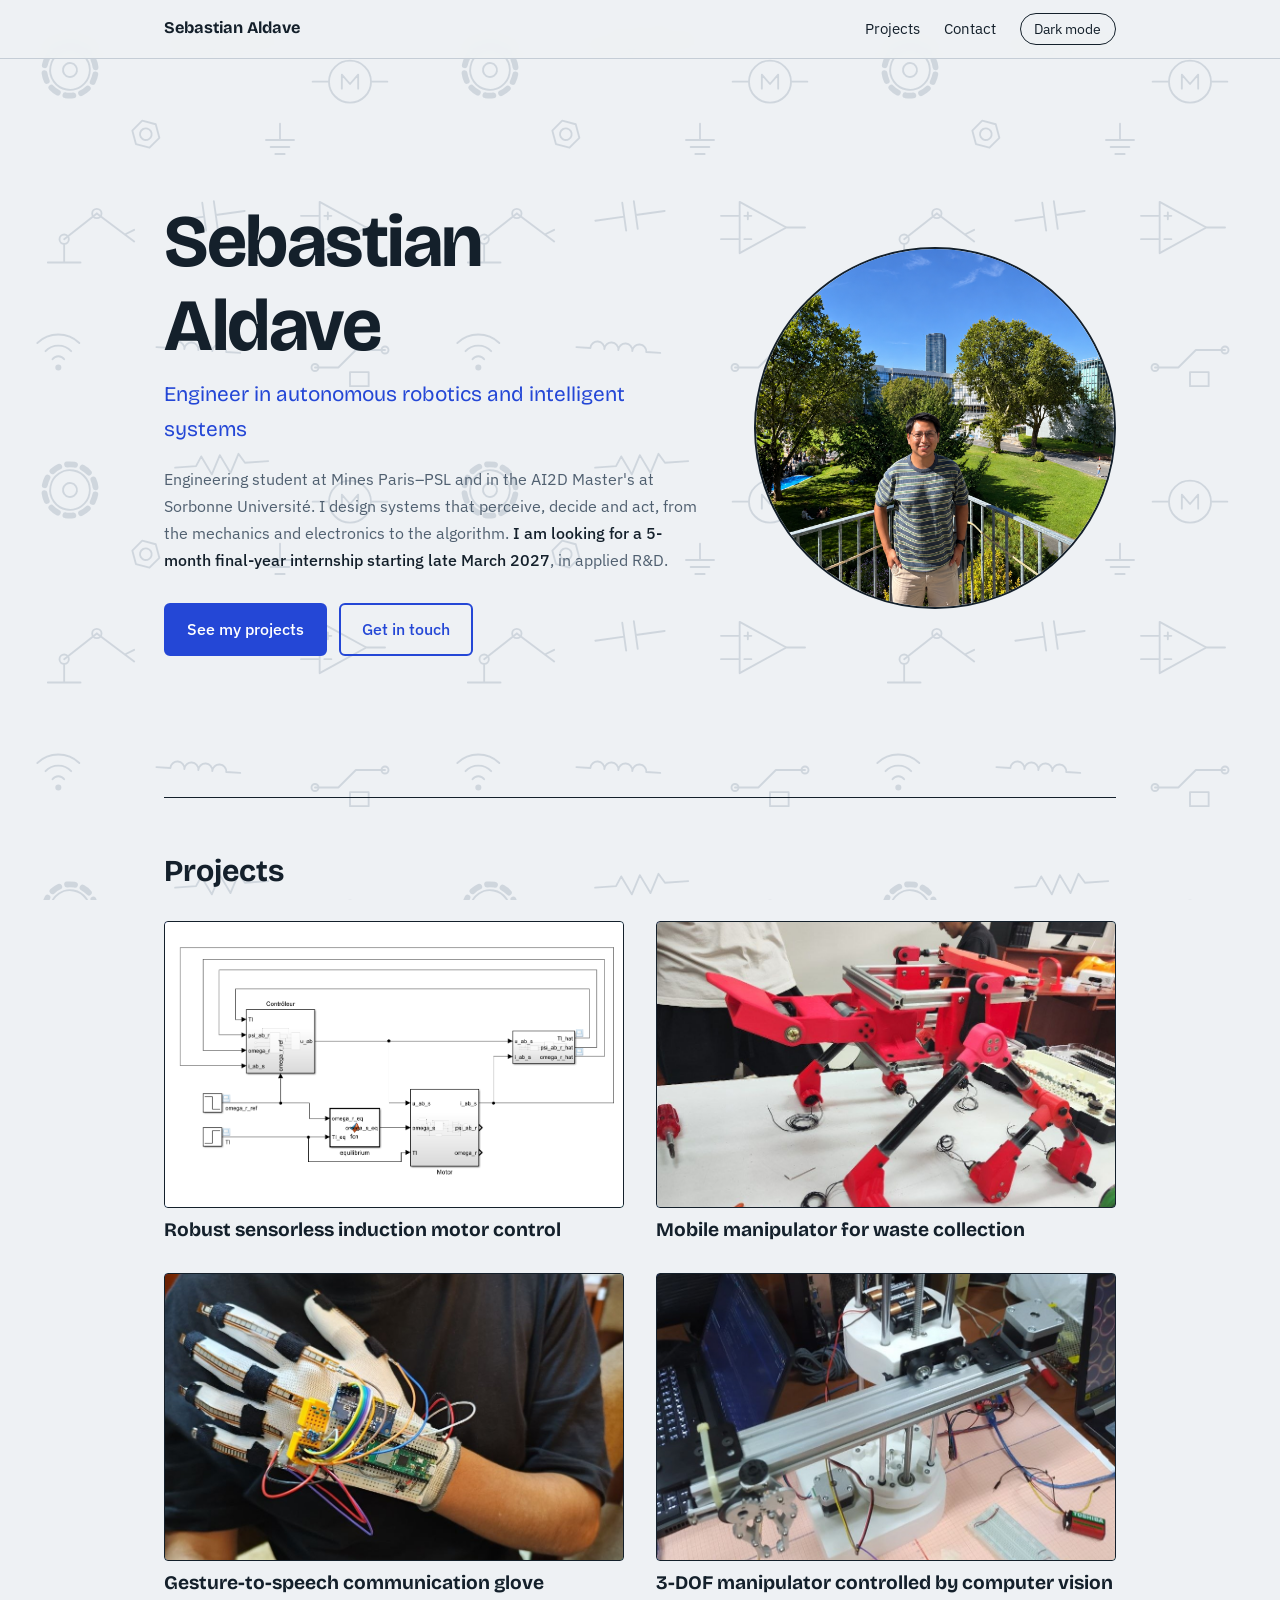
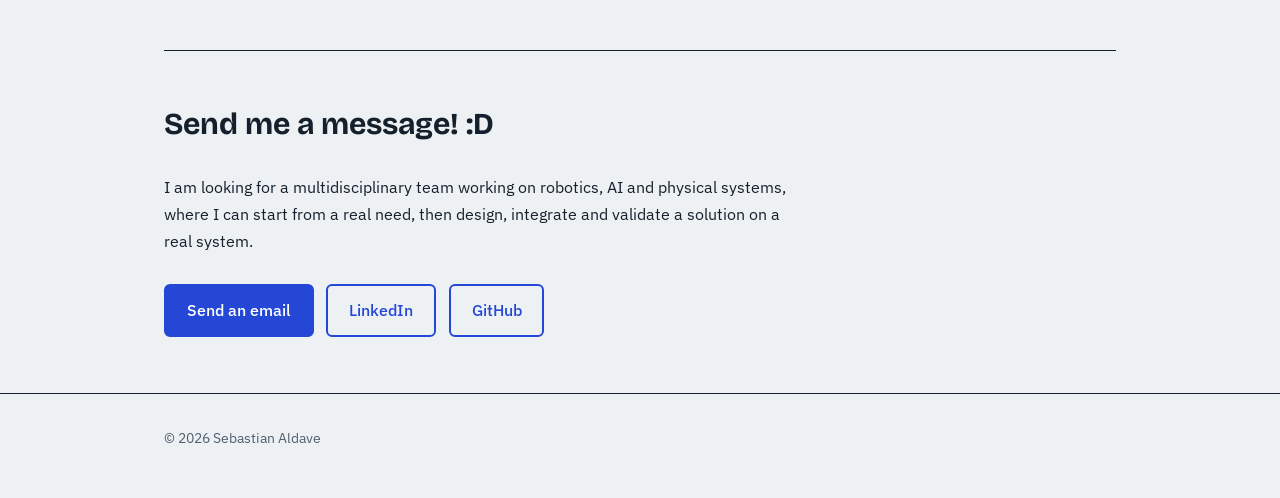
<file: index.html>
<!DOCTYPE html>
<html lang="en">
<head>
<meta charset="UTF-8">
<meta name="viewport" content="width=device-width, initial-scale=1">
<title>Sebastian Aldave | Autonomous Robotics &amp; Intelligent Systems</title>
<meta name="description" content="Engineering student at Mines Paris–PSL and Sorbonne Université (AI2D). Autonomous robotics, perception, decision-making, multi-agent systems. Looking for a 5-month final-year internship starting late March 2027.">
<link rel="preconnect" href="https://fonts.googleapis.com">
<link rel="preconnect" href="https://fonts.gstatic.com" crossorigin>
<link href="https://fonts.googleapis.com/css2?family=Bricolage+Grotesque:wght@500;700&family=IBM+Plex+Sans:wght@400;500&display=swap" rel="stylesheet">
<script>try{var t=localStorage.getItem("theme");if(t)document.documentElement.setAttribute("data-theme",t)}catch(e){}</script>
<style>
:root{
  --paper:#eef1f4; --ink:#14202b; --muted:#506070; --line:#c5cdd6;
  --blue:#2447d6; --blue-hover:#1a37a8; --teal:#0e8a7d; --teal-rgb:14,138,125;
  --surface:#ffffff; --btn-text:#ffffff; --nav-bg:rgba(238,241,244,.92);
  --display:'Bricolage Grotesque','Segoe UI',system-ui,sans-serif;
  --body:'IBM Plex Sans','Segoe UI',system-ui,sans-serif;
  color-scheme:light;
}
@media (prefers-color-scheme:dark){
:root:not([data-theme="light"]){
  --paper:#0f1720; --ink:#e6ebf0; --muted:#97a6b6; --line:#243140;
  --blue:#7b9bff; --blue-hover:#a1b6ff; --teal:#3ec9b8; --teal-rgb:62,201,184;
  --surface:#16212c; --btn-text:#0f1720; --nav-bg:rgba(15,23,32,.92);
  color-scheme:dark;
}
}
:root[data-theme="dark"]{
  --paper:#0f1720; --ink:#e6ebf0; --muted:#97a6b6; --line:#243140;
  --blue:#7b9bff; --blue-hover:#a1b6ff; --teal:#3ec9b8; --teal-rgb:62,201,184;
  --surface:#16212c; --btn-text:#0f1720; --nav-bg:rgba(15,23,32,.92);
  color-scheme:dark;
}
*{box-sizing:border-box;margin:0;padding:0}
html{scroll-behavior:smooth}
body{font-family:var(--body);background:var(--paper);color:var(--ink);line-height:1.65;font-size:1.02rem;}
body::before{content:"";position:fixed;inset:0;z-index:-1;pointer-events:none;background:var(--line);opacity:.75;
  -webkit-mask:url("data:image/svg+xml,%3Csvg xmlns=%22http://www.w3.org/2000/svg%22 viewBox=%220 0 360 360%22 fill=%22none%22 stroke=%22black%22 stroke-width=%221.6%22 stroke-linecap=%22round%22 stroke-linejoin=%22round%22%3E%3Cg transform=%22translate%2860 60%29 rotate%2810%29%22%3E%3Ccircle r=%2217%22/%3E%3Ccircle r=%226%22/%3E%3Ccircle r=%2222%22 stroke-width=%225%22 stroke-dasharray=%226.9 6.9%22/%3E%3C/g%3E%3Cg transform=%22translate%28190 38%29 rotate%28-4%29%22%3E%3Cpath d=%22M-40 0H-22L-17 -8L-9 8L-1 -8L7 8L15 -8L20 0H40%22/%3E%3C/g%3E%3Cg transform=%22translate%28300 70%29%22%3E%3Ccircle r=%2218%22/%3E%3Cpath d=%22M-7 6V-6L0 2L7 -6V6M18 0H32M-18 0H-32%22/%3E%3C/g%3E%3Cg transform=%22translate%28125 115%29 rotate%2815%29%22%3E%3Cpath d=%22M12 0L6 10.4L-6 10.4L-12 0L-6 -10.4L6 -10.4Z%22/%3E%3Ccircle r=%225%22/%3E%3C/g%3E%3Cg transform=%22translate%28240 120%29%22%3E%3Cpath d=%22M0 -14V0M-12 0H12M-8 6H8M-4 12H4%22/%3E%3C/g%3E%3Cg transform=%22translate%2855 205%29%22%3E%3Cpath d=%22M-14 20H14M0 20V4%22/%3E%3Ccircle r=%224%22 cy=%220%22/%3E%3Cpath d=%22M0 0L28 -22%22/%3E%3Ccircle cx=%2228%22 cy=%22-22%22 r=%224%22/%3E%3Cpath d=%22M28 -22L52 -4M52 -4L60 -8M52 -4L60 2%22/%3E%3C/g%3E%3Cg transform=%22translate%28180 185%29 rotate%28-8%29%22%3E%3Cpath d=%22M-30 0H-5M-5 -12V12M5 -12V12M5 0H30%22/%3E%3C/g%3E%3Cg transform=%22translate%28292 195%29%22%3E%3Cpath d=%22M-18 -22L22 0L-18 22ZM-34 -10H-18M-34 10H-18M22 0H38M-14 -10H-8M-11 -13V-7M-14 10H-8%22/%3E%3C/g%3E%3Cg transform=%22translate%2850 300%29%22%3E%3Cpath d=%22M-18 -6A26 26 0 0 1 18 -6M-11 1A15 15 0 0 1 11 1M-5 8A6 6 0 0 1 5 8%22/%3E%3Ccircle cy=%2215%22 r=%221.8%22 fill=%22black%22/%3E%3C/g%3E%3Cg transform=%22translate%28170 300%29 rotate%284%29%22%3E%3Cpath d=%22M-36 0H-24a6 6 0 0 1 12 0a6 6 0 0 1 12 0a6 6 0 0 1 12 0a6 6 0 0 1 12 0H36%22/%3E%3C/g%3E%3Cg transform=%22translate%28300 305%29%22%3E%3Cpath d=%22M-30 10H-10L5 -5H30%22/%3E%3Ccircle cx=%22-30%22 cy=%2210%22 r=%223%22/%3E%3Ccircle cx=%2230%22 cy=%22-5%22 r=%223%22/%3E%3Cpath d=%22M0 14H16V26H0Z%22/%3E%3C/g%3E%3C/svg%3E") 0 0/420px 420px repeat;mask:url("data:image/svg+xml,%3Csvg xmlns=%22http://www.w3.org/2000/svg%22 viewBox=%220 0 360 360%22 fill=%22none%22 stroke=%22black%22 stroke-width=%221.6%22 stroke-linecap=%22round%22 stroke-linejoin=%22round%22%3E%3Cg transform=%22translate%2860 60%29 rotate%2810%29%22%3E%3Ccircle r=%2217%22/%3E%3Ccircle r=%226%22/%3E%3Ccircle r=%2222%22 stroke-width=%225%22 stroke-dasharray=%226.9 6.9%22/%3E%3C/g%3E%3Cg transform=%22translate%28190 38%29 rotate%28-4%29%22%3E%3Cpath d=%22M-40 0H-22L-17 -8L-9 8L-1 -8L7 8L15 -8L20 0H40%22/%3E%3C/g%3E%3Cg transform=%22translate%28300 70%29%22%3E%3Ccircle r=%2218%22/%3E%3Cpath d=%22M-7 6V-6L0 2L7 -6V6M18 0H32M-18 0H-32%22/%3E%3C/g%3E%3Cg transform=%22translate%28125 115%29 rotate%2815%29%22%3E%3Cpath d=%22M12 0L6 10.4L-6 10.4L-12 0L-6 -10.4L6 -10.4Z%22/%3E%3Ccircle r=%225%22/%3E%3C/g%3E%3Cg transform=%22translate%28240 120%29%22%3E%3Cpath d=%22M0 -14V0M-12 0H12M-8 6H8M-4 12H4%22/%3E%3C/g%3E%3Cg transform=%22translate%2855 205%29%22%3E%3Cpath d=%22M-14 20H14M0 20V4%22/%3E%3Ccircle r=%224%22 cy=%220%22/%3E%3Cpath d=%22M0 0L28 -22%22/%3E%3Ccircle cx=%2228%22 cy=%22-22%22 r=%224%22/%3E%3Cpath d=%22M28 -22L52 -4M52 -4L60 -8M52 -4L60 2%22/%3E%3C/g%3E%3Cg transform=%22translate%28180 185%29 rotate%28-8%29%22%3E%3Cpath d=%22M-30 0H-5M-5 -12V12M5 -12V12M5 0H30%22/%3E%3C/g%3E%3Cg transform=%22translate%28292 195%29%22%3E%3Cpath d=%22M-18 -22L22 0L-18 22ZM-34 -10H-18M-34 10H-18M22 0H38M-14 -10H-8M-11 -13V-7M-14 10H-8%22/%3E%3C/g%3E%3Cg transform=%22translate%2850 300%29%22%3E%3Cpath d=%22M-18 -6A26 26 0 0 1 18 -6M-11 1A15 15 0 0 1 11 1M-5 8A6 6 0 0 1 5 8%22/%3E%3Ccircle cy=%2215%22 r=%221.8%22 fill=%22black%22/%3E%3C/g%3E%3Cg transform=%22translate%28170 300%29 rotate%284%29%22%3E%3Cpath d=%22M-36 0H-24a6 6 0 0 1 12 0a6 6 0 0 1 12 0a6 6 0 0 1 12 0a6 6 0 0 1 12 0H36%22/%3E%3C/g%3E%3Cg transform=%22translate%28300 305%29%22%3E%3Cpath d=%22M-30 10H-10L5 -5H30%22/%3E%3Ccircle cx=%22-30%22 cy=%2210%22 r=%223%22/%3E%3Ccircle cx=%2230%22 cy=%22-5%22 r=%223%22/%3E%3Cpath d=%22M0 14H16V26H0Z%22/%3E%3C/g%3E%3C/svg%3E") 0 0/420px 420px repeat}
a{color:var(--blue)}
a:focus-visible,button:focus-visible,.proj:focus-visible{outline:3px solid var(--blue);outline-offset:3px}
.wrap{max-width:1000px;margin:0 auto;padding:0 1.5rem}
nav{position:sticky;top:0;z-index:5;background:var(--nav-bg);backdrop-filter:blur(6px);border-bottom:1px solid var(--line)}
nav .wrap{display:flex;gap:1.5rem;align-items:center;padding-top:.8rem;padding-bottom:.8rem;flex-wrap:wrap}
nav strong{font-family:var(--display);margin-right:auto}
nav a{text-decoration:none;color:var(--ink);font-size:.95rem}
nav a:hover{color:var(--blue)}
.theme{font:inherit;font-size:.9rem;color:var(--ink);background:transparent;border:1px solid var(--ink);border-radius:99px;padding:.2rem .85rem;cursor:pointer}
.theme:hover{border-color:var(--blue);color:var(--blue)}
h1,h2,h3{font-family:var(--display);line-height:1.15}
h1{font-size:clamp(2.6rem,7vw,4.6rem);letter-spacing:-.02em}
h2{font-size:1.9rem;margin-bottom:2rem}
h3{font-size:1.2rem}

/* Hero */
.hero{display:grid;grid-template-columns:1.2fr .8fr;gap:3rem;align-items:center;min-height:82vh;padding:3rem 0}
.photo{width:100%;max-width:400px;aspect-ratio:1;object-fit:cover;border-radius:50%;border:2px solid var(--ink);justify-self:end}
.hero .role{font-family:var(--display);font-size:1.3rem;color:var(--blue);margin:.6rem 0 1.2rem}
.hero p{max-width:34rem;color:var(--muted)}
.hero p strong{color:var(--ink);font-weight:500}
.actions{display:flex;gap:.8rem;flex-wrap:wrap;margin-top:1.8rem}
.btn{display:inline-block;padding:.7rem 1.3rem;border-radius:6px;text-decoration:none;font-weight:500;border:2px solid var(--blue);transition:background .2s,color .2s}
.btn.main{background:var(--blue);color:var(--btn-text)}
.btn.main:hover{background:var(--blue-hover);border-color:var(--blue-hover)}
.btn.alt{color:var(--blue)}
.btn.alt:hover{background:var(--blue);color:var(--btn-text)}

/* Sections */
section{padding:3.5rem 0;border-top:1px solid var(--ink)}

/* Project previews */
.projects{display:grid;grid-template-columns:repeat(2,1fr);gap:2rem}
.proj{display:block;color:inherit;text-decoration:none}
.thumb{position:relative;aspect-ratio:16/10;overflow:hidden;border:1px solid var(--ink);border-radius:4px;
  background:linear-gradient(135deg,#2447d6 0%,#0e8a7d 100%)}
.thumb img{position:absolute;inset:0;width:100%;height:100%;object-fit:cover;display:block}
.thumb .over{position:absolute;inset:0;background:rgba(10,18,28,.86);color:#eef1f4;padding:1.1rem 1.2rem;
  display:flex;flex-direction:column;justify-content:center;gap:.8rem;opacity:0;transition:opacity .25s;overflow:auto}
.proj:hover .over,.proj:focus .over,.proj:focus-within .over{opacity:1}
.over p{font-size:.95rem;line-height:1.55}
.over ul{display:flex;flex-wrap:wrap;gap:.4rem;list-style:none}
.over li{font-size:.78rem;border:1px solid #6fd6c9;color:#6fd6c9;padding:.05rem .55rem;border-radius:99px}
.cap{padding-top:.7rem}
.proj:hover .cap h3,.proj:focus-visible .cap h3{color:var(--blue);text-decoration:underline}
@media (hover:none){.thumb .over{opacity:1;background:rgba(10,18,28,.8)}}

/* About */
.about{max-width:40rem}
footer{border-top:1px solid var(--ink);padding:2rem 0 3rem;color:var(--muted);font-size:.9rem}

@media (max-width:760px){
  .hero{grid-template-columns:1fr;min-height:auto;gap:2rem}
  .photo{order:-1;justify-self:center;max-width:240px}
  .projects{grid-template-columns:1fr}
  }
</style>
</head>
<body>

<nav>
  <div class="wrap">
    <strong>Sebastian Aldave</strong>
    <a href="#projects">Projects</a>
    <a href="#contact">Contact</a>
    <button class="theme" id="theme" type="button"></button>
  </div>
</nav>

<main class="wrap">

  <header class="hero">
    <div class="hero-copy">
      <h1>Sebastian Aldave</h1>
      <p class="role">Engineer in autonomous robotics and intelligent systems</p>
      <p>Engineering student at Mines Paris–PSL and in the AI2D Master's at Sorbonne Université. I design systems that perceive, decide and act, from the mechanics and electronics to the algorithm. <strong>I am looking for a 5-month final-year internship starting late March 2027</strong>, in applied R&amp;D.</p>
      <div class="actions">
        <a class="btn main" href="#projects">See my projects</a>
        <a class="btn alt" href="#contact">Get in touch</a>
      </div>
    </div>
    <img class="photo" src="./img/foto_sorbonne.png" alt="Sebastian Aldave" onerror="this.remove()">
  </header>

  <section id="projects">
    <h2>Projects</h2>
    <div class="projects">

      <a class="proj" href="projects/sensorless-induction-motor-control.html">
        <div class="thumb">
          <img src="img/tr_simulink_main.png" alt="Simulation results of the sensorless motor control" onerror="this.remove()">
          <div class="over">
            <p>Nonlinear flux-speed control laws and a cascaded Kalman filter observer to estimate speed without a sensor. Stability analysis and simulation under load disturbances and parameter uncertainty.</p>
            <ul><li>Nonlinear control</li><li>Kalman filter</li><li>MATLAB/Simulink</li></ul>
          </div>
        </div>
        <div class="cap"><h3>Robust sensorless induction motor control</h3></div>
      </a>

      <a class="proj" href="projects/mobile-manipulator-waste-collection.html">
        <div class="thumb">
          <img src="img/robo2_main.jpg" alt="Mobile manipulator arm" onerror="this.remove()">
          <div class="over">
            <p>2-DOF arm mounted on a mobile platform to collect waste. PID controller in C++ coupled with forward and inverse kinematics in MATLAB, validated under external disturbances.</p>
            <ul><li>Mobile robotics</li><li>PID</li><li>C++</li><li>Kinematics</li></ul>
          </div>
        </div>
        <div class="cap"><h3>Mobile manipulator for waste collection</h3></div>
      </a>

      <a class="proj" href="projects/gesture-speech-glove.html">
        <div class="thumb">
          <img src="img/guante_main.jpg" alt="Gesture-to-speech glove" onerror="this.remove()">
          <div class="over">
            <p>Glove with inertial and flex sensors, a TensorFlow neural network for real-time gesture recognition, haptic and visual feedback, and an IoT link to a web interface for transcription and speech synthesis.</p>
            <ul><li>TensorFlow</li><li>IoT</li><li>Sensors</li><li>ESP32</li></ul>
          </div>
        </div>
        <div class="cap"><h3>Gesture-to-speech communication glove</h3></div>
      </a>

      <a class="proj" href="projects/vision-controlled-3dof-manipulator.html">
        <div class="thumb">
          <img src="img/robo1_main.jpg" alt="3-DOF robotic manipulator controlled by computer vision" onerror="this.remove()">
          <div class="over">
            <p>3-DOF robotic manipulator guided by computer vision: a camera perceives the target and the arm's joints are controlled from its position using inverse kinematics.</p>
            <ul><li>Computer vision</li><li>OpenCV</li><li>Kinematics</li><li>Control</li></ul>
          </div>
        </div>
        <div class="cap"><h3>3-DOF manipulator controlled by computer vision</h3></div>
      </a>






    </div>
  </section>

  <section id="contact">
    <h2>Send me a message! :D</h2>
    <p class="about">I am looking for a multidisciplinary team working on robotics, AI and physical systems, where I can start from a real need, then design, integrate and validate a solution on a real system.</p>
    <div class="actions">
      <a class="btn main" href="mailto:sebastian.aldavet@gmail.com">Send an email</a>
      <a class="btn alt" href="https://www.linkedin.com/in/sebastian-aldave">LinkedIn</a>
      <a class="btn alt" href="https://github.com/sebastian-aldave">GitHub</a>
    </div>
  </section>
</main>

<footer>
  <div class="wrap">© 2026 Sebastian Aldave</div>
</footer>

<script>
(function(){
  var btn=document.getElementById('theme'),mq=window.matchMedia('(prefers-color-scheme: dark)');
  function isDark(){var a=document.documentElement.getAttribute('data-theme');return a?a==='dark':mq.matches}
  function label(){btn.textContent=isDark()?'Light mode':'Dark mode';btn.setAttribute('aria-label',isDark()?'Switch to light mode':'Switch to dark mode')}
  btn.addEventListener('click',function(){
    var next=isDark()?'light':'dark';
    document.documentElement.setAttribute('data-theme',next);
    try{localStorage.setItem('theme',next)}catch(e){}
    label()});
  mq.addEventListener('change',label);
  label();
})();
</script>
</body>
</html>
</file>
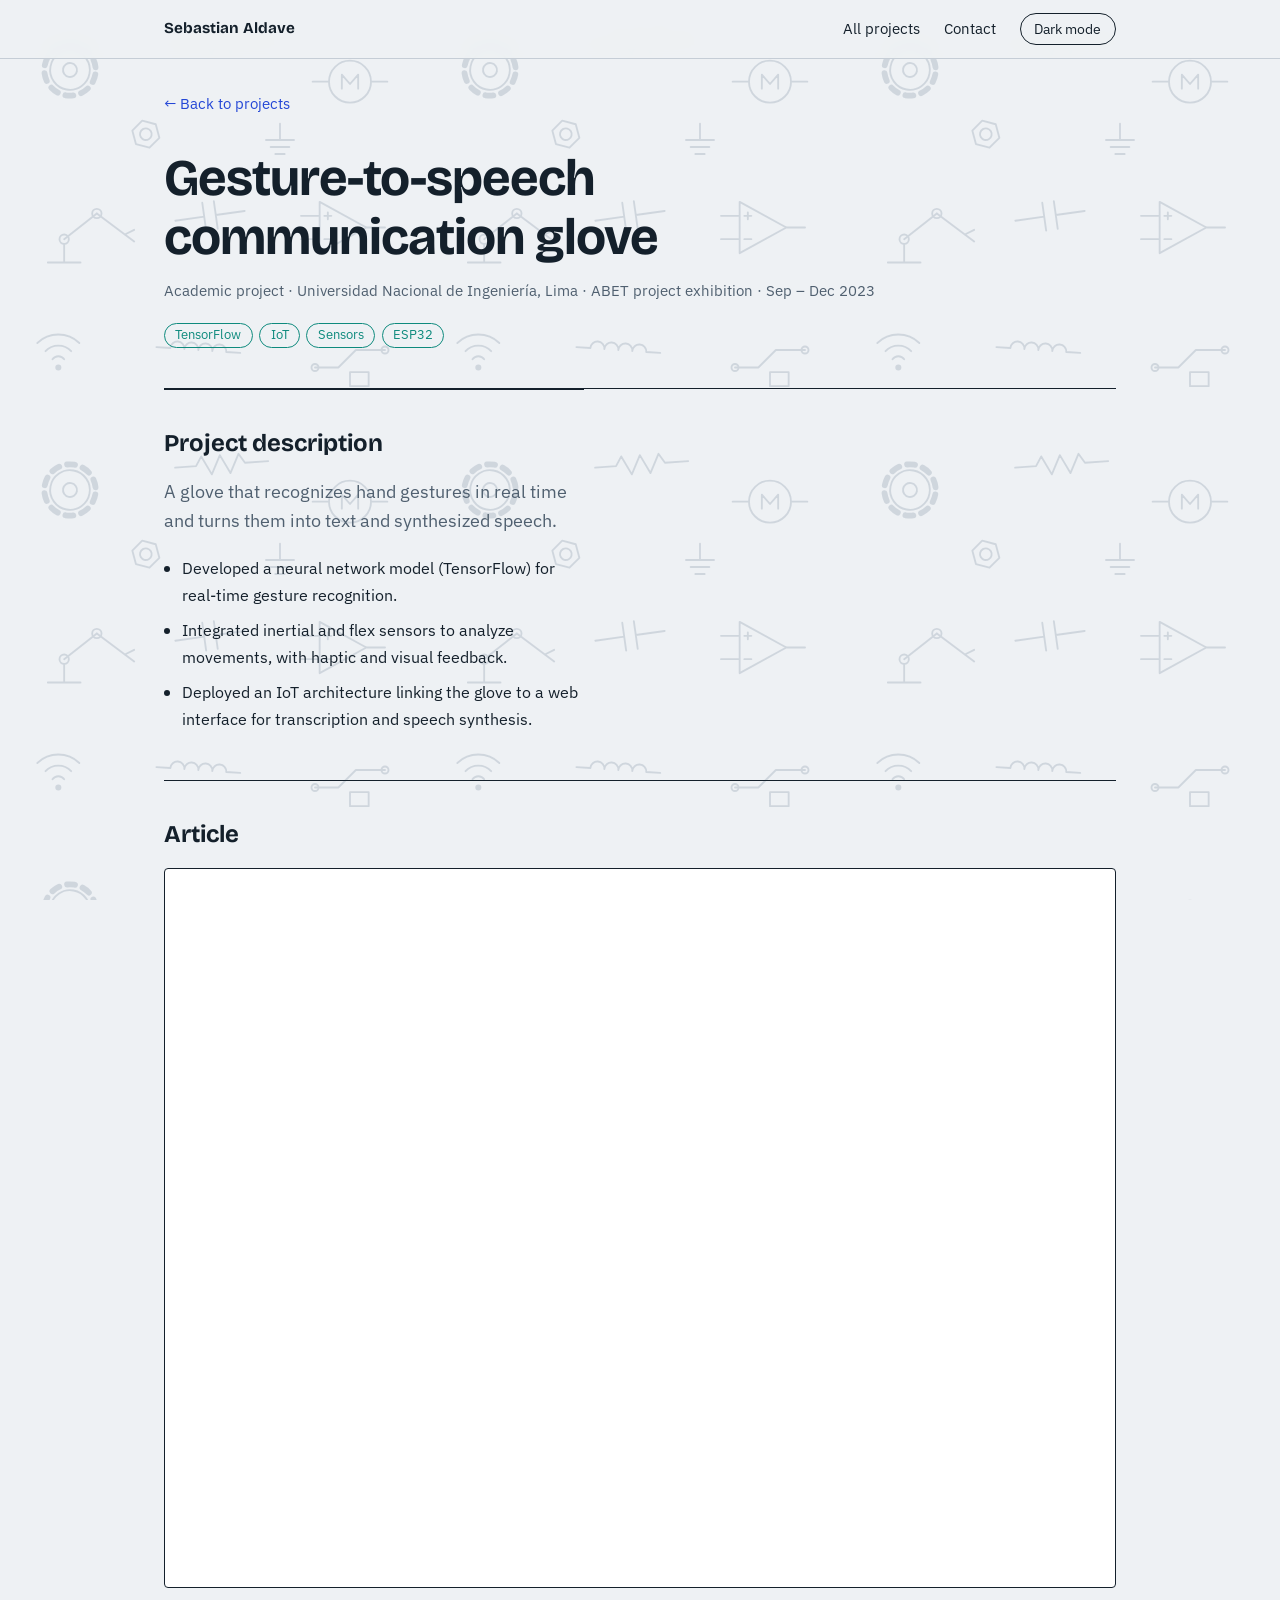
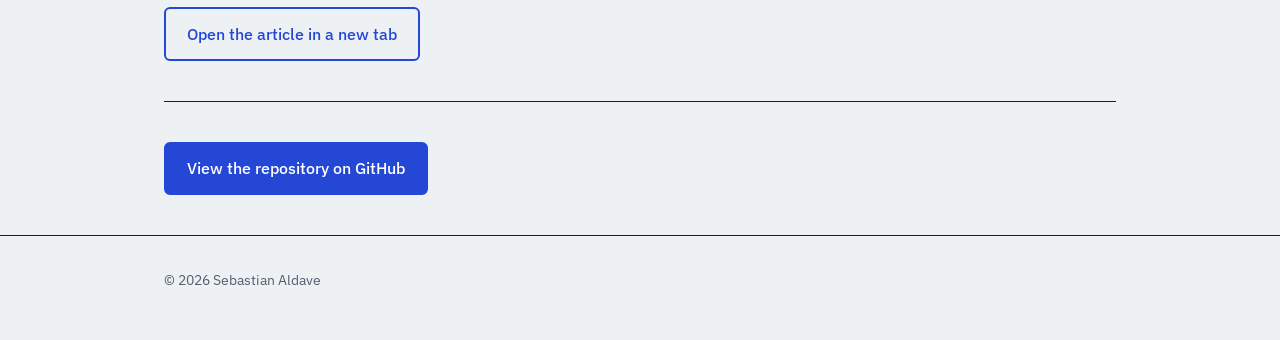
<file: projects/gesture-speech-glove.html>
<!DOCTYPE html>
<html lang="en">
<head>
<meta charset="UTF-8">
<meta name="viewport" content="width=device-width, initial-scale=1">
<title>Gesture-to-speech communication glove | Sebastian Aldave</title>
<meta name="description" content="A glove that recognizes hand gestures in real time and turns them into text and synthesized speech.">
<link rel="preconnect" href="https://fonts.googleapis.com">
<link rel="preconnect" href="https://fonts.gstatic.com" crossorigin>
<link href="https://fonts.googleapis.com/css2?family=Bricolage+Grotesque:wght@500;700&family=IBM+Plex+Sans:wght@400;500&display=swap" rel="stylesheet">
<script>try{var t=localStorage.getItem("theme");if(t)document.documentElement.setAttribute("data-theme",t)}catch(e){}</script>
<link rel="stylesheet" href="page.css">
</head>
<body>
<nav>
  <div class="wrap">
    <a class="brand" href="../index.html">Sebastian Aldave</a>
    <a href="../index.html#projects">All projects</a>
    <a href="../index.html#contact">Contact</a>
    <button class="theme" id="theme" type="button"></button>
  </div>
</nav>

<main class="wrap detail" data-slug="gesture-speech-glove">
  <a class="back" href="../index.html#projects">← Back to projects</a>

  <header class="phead">
    <h1>Gesture-to-speech communication glove</h1>
    <p class="pmeta">Academic project · Universidad Nacional de Ingeniería, Lima · ABET project exhibition · Sep – Dec 2023</p>
    <ul class="ptags"><li>TensorFlow</li><li>IoT</li><li>Sensors</li><li>ESP32</li></ul>
  </header>

  <div class="cols" id="cols">
    <section class="desc">
      <h2>Project description</h2>
      <p class="lead">A glove that recognizes hand gestures in real time and turns them into text and synthesized speech.</p>
      <ul class="points">
        <li>Developed a neural network model (TensorFlow) for real-time gesture recognition.</li>
        <li>Integrated inertial and flex sensors to analyze movements, with haptic and visual feedback.</li>
        <li>Deployed an IoT architecture linking the glove to a web interface for transcription and speech synthesis.</li>
      </ul>
    </section>

    <section class="media" id="media" hidden>
      <h2>Media</h2>
      <h3 class="sub" id="photos-h" hidden>Photos</h3>
      <div id="photos"></div>
      <h3 class="sub" id="videos-h" hidden>Videos</h3>
      <!-- To add YouTube videos, write their IDs here separated by commas: data-youtube="ID1,ID2" -->
      <div id="videos" data-youtube=""></div>
    </section>
  </div>

  <section>
    <h2>Article</h2>
    <iframe class="pdf" width="100%" height="800" src="../docs/gesture-speech-glove.pdf#view=FitH" title="Article: Gesture-to-speech communication glove"></iframe>
    <a class="btn alt" data-check href="../docs/gesture-speech-glove.pdf" target="_blank" rel="noopener">Open the article in a new tab</a>
  </section>

  <section>
    <a class="btn main" href="https://github.com/sebastian-aldave/gesture-speech-glove" target="_blank" rel="noopener">View the repository on GitHub</a>
  </section>
</main>

<footer>
  <div class="wrap">© 2026 Sebastian Aldave</div>
</footer>
<script src="page.js"></script>
</body>
</html>
</file>
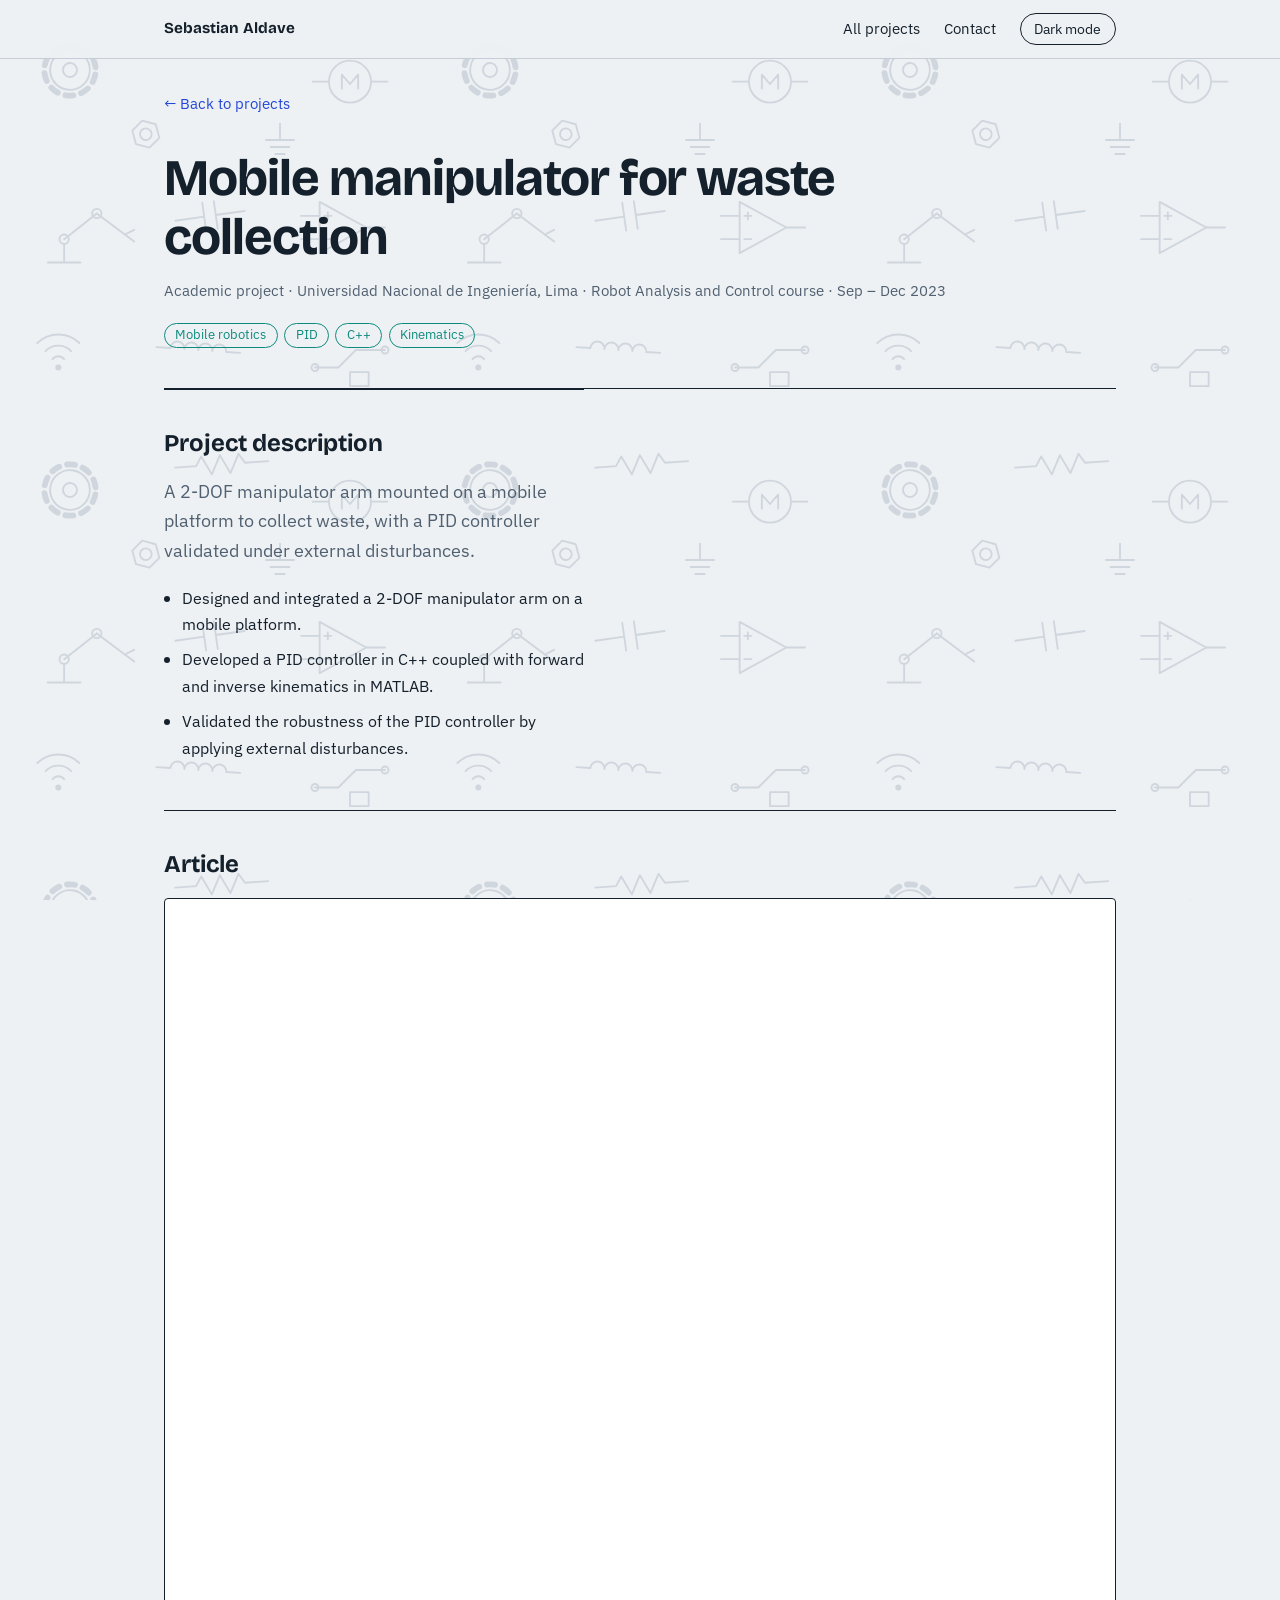
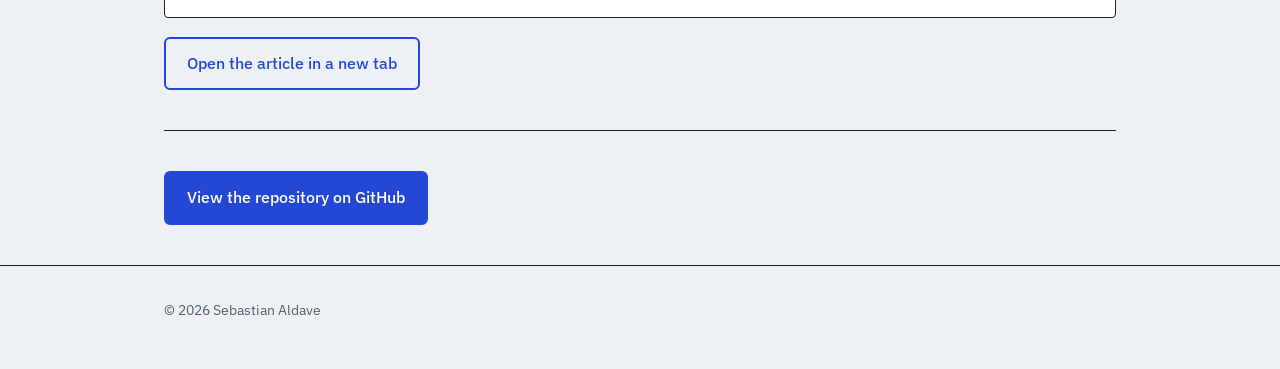
<file: projects/mobile-manipulator-waste-collection.html>
<!DOCTYPE html>
<html lang="en">
<head>
<meta charset="UTF-8">
<meta name="viewport" content="width=device-width, initial-scale=1">
<title>Mobile manipulator for waste collection | Sebastian Aldave</title>
<meta name="description" content="A 2-DOF manipulator arm mounted on a mobile platform to collect waste, with a PID controller validated under external disturbances.">
<link rel="preconnect" href="https://fonts.googleapis.com">
<link rel="preconnect" href="https://fonts.gstatic.com" crossorigin>
<link href="https://fonts.googleapis.com/css2?family=Bricolage+Grotesque:wght@500;700&family=IBM+Plex+Sans:wght@400;500&display=swap" rel="stylesheet">
<script>try{var t=localStorage.getItem("theme");if(t)document.documentElement.setAttribute("data-theme",t)}catch(e){}</script>
<link rel="stylesheet" href="page.css">
</head>
<body>
<nav>
  <div class="wrap">
    <a class="brand" href="../index.html">Sebastian Aldave</a>
    <a href="../index.html#projects">All projects</a>
    <a href="../index.html#contact">Contact</a>
    <button class="theme" id="theme" type="button"></button>
  </div>
</nav>

<main class="wrap detail" data-slug="mobile-manipulator-waste-collection">
  <a class="back" href="../index.html#projects">← Back to projects</a>

  <header class="phead">
    <h1>Mobile manipulator for waste collection</h1>
    <p class="pmeta">Academic project · Universidad Nacional de Ingeniería, Lima · Robot Analysis and Control course · Sep – Dec 2023</p>
    <ul class="ptags"><li>Mobile robotics</li><li>PID</li><li>C++</li><li>Kinematics</li></ul>
  </header>

  <div class="cols" id="cols">
    <section class="desc">
      <h2>Project description</h2>
      <p class="lead">A 2-DOF manipulator arm mounted on a mobile platform to collect waste, with a PID controller validated under external disturbances.</p>
      <ul class="points">
        <li>Designed and integrated a 2-DOF manipulator arm on a mobile platform.</li>
        <li>Developed a PID controller in C++ coupled with forward and inverse kinematics in MATLAB.</li>
        <li>Validated the robustness of the PID controller by applying external disturbances.</li>
      </ul>
    </section>

    <section class="media" id="media" hidden>
      <h2>Media</h2>
      <h3 class="sub" id="photos-h" hidden>Photos</h3>
      <div id="photos"></div>
      <h3 class="sub" id="videos-h" hidden>Videos</h3>
      <!-- To add YouTube videos, write their IDs here separated by commas: data-youtube="ID1,ID2" -->
      <div id="videos" data-youtube=""></div>
    </section>
  </div>

  <section>
    <h2>Article</h2>
    <iframe class="pdf" width="100%" height="800" src="../docs/mobile-manipulator-waste-collection.pdf#view=FitH" title="Article: Mobile manipulator for waste collection"></iframe>
    <a class="btn alt" data-check href="../docs/mobile-manipulator-waste-collection.pdf" target="_blank" rel="noopener">Open the article in a new tab</a>
  </section>

  <section>
    <a class="btn main" href="https://github.com/sebastian-aldave/mobile-manipulator-waste-collection" target="_blank" rel="noopener">View the repository on GitHub</a>
  </section>
</main>

<footer>
  <div class="wrap">© 2026 Sebastian Aldave</div>
</footer>
<script src="page.js"></script>
</body>
</html>
</file>
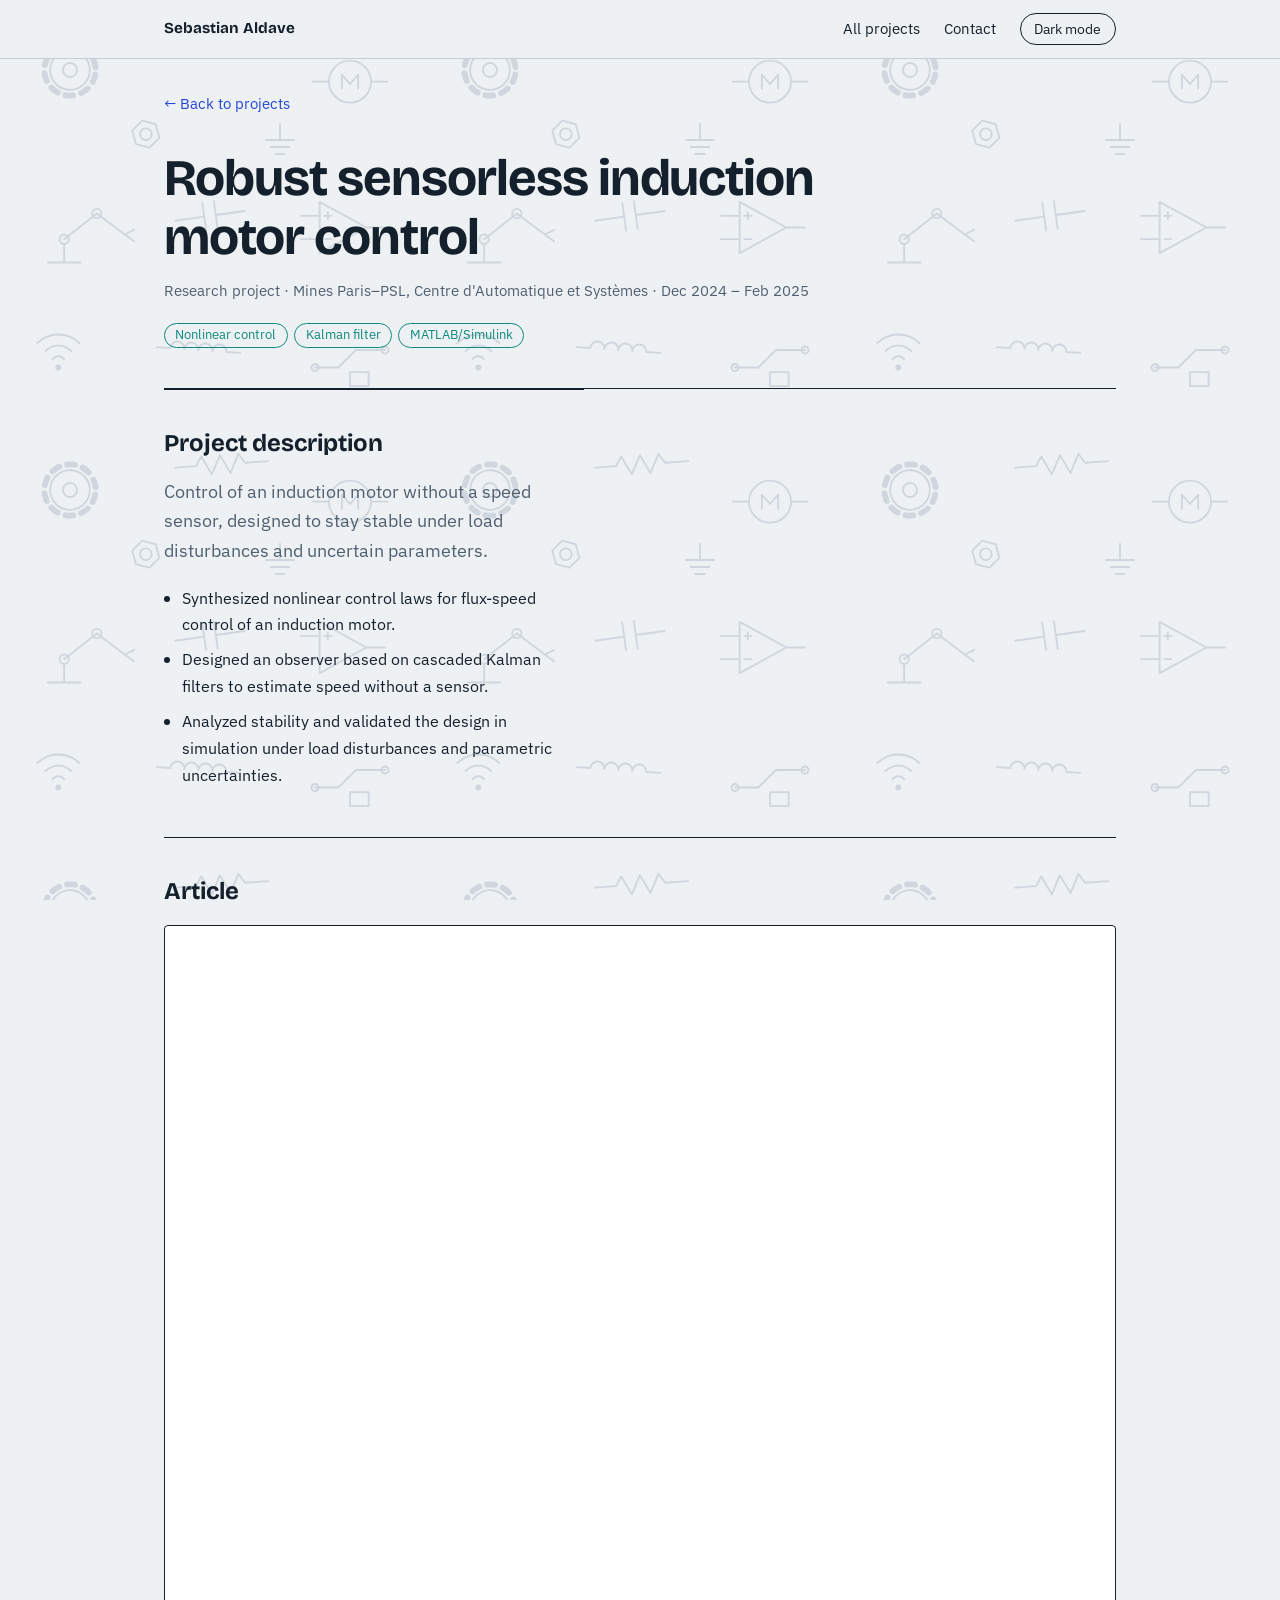
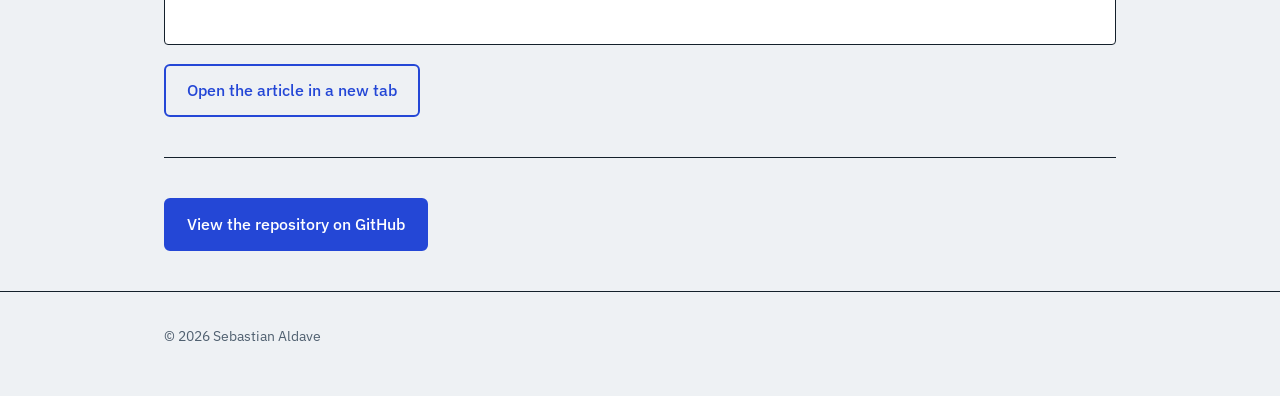
<file: projects/sensorless-induction-motor-control.html>
<!DOCTYPE html>
<html lang="en">
<head>
<meta charset="UTF-8">
<meta name="viewport" content="width=device-width, initial-scale=1">
<title>Robust sensorless induction motor control | Sebastian Aldave</title>
<meta name="description" content="Control of an induction motor without a speed sensor, designed to stay stable under load disturbances and uncertain parameters.">
<link rel="preconnect" href="https://fonts.googleapis.com">
<link rel="preconnect" href="https://fonts.gstatic.com" crossorigin>
<link href="https://fonts.googleapis.com/css2?family=Bricolage+Grotesque:wght@500;700&family=IBM+Plex+Sans:wght@400;500&display=swap" rel="stylesheet">
<script>try{var t=localStorage.getItem("theme");if(t)document.documentElement.setAttribute("data-theme",t)}catch(e){}</script>
<link rel="stylesheet" href="page.css">
</head>
<body>
<nav>
  <div class="wrap">
    <a class="brand" href="../index.html">Sebastian Aldave</a>
    <a href="../index.html#projects">All projects</a>
    <a href="../index.html#contact">Contact</a>
    <button class="theme" id="theme" type="button"></button>
  </div>
</nav>

<main class="wrap detail" data-slug="sensorless-induction-motor-control">
  <a class="back" href="../index.html#projects">← Back to projects</a>

  <header class="phead">
    <h1>Robust sensorless induction motor control</h1>
    <p class="pmeta">Research project · Mines Paris–PSL, Centre d'Automatique et Systèmes · Dec 2024 – Feb 2025</p>
    <ul class="ptags"><li>Nonlinear control</li><li>Kalman filter</li><li>MATLAB/Simulink</li></ul>
  </header>

  <div class="cols" id="cols">
    <section class="desc">
      <h2>Project description</h2>
      <p class="lead">Control of an induction motor without a speed sensor, designed to stay stable under load disturbances and uncertain parameters.</p>
      <ul class="points">
        <li>Synthesized nonlinear control laws for flux-speed control of an induction motor.</li>
        <li>Designed an observer based on cascaded Kalman filters to estimate speed without a sensor.</li>
        <li>Analyzed stability and validated the design in simulation under load disturbances and parametric uncertainties.</li>
      </ul>
    </section>

    <section class="media" id="media" hidden>
      <h2>Media</h2>
      <h3 class="sub" id="photos-h" hidden>Photos</h3>
      <div id="photos"></div>
      <h3 class="sub" id="videos-h" hidden>Videos</h3>
      <!-- To add YouTube videos, write their IDs here separated by commas: data-youtube="ID1,ID2" -->
      <div id="videos" data-youtube=""></div>
    </section>
  </div>

  <section>
    <h2>Article</h2>
    <iframe class="pdf" width="100%" height="800" src="../docs/sensorless-induction-motor-control.pdf#view=FitH" title="Article: Robust sensorless induction motor control"></iframe>
    <a class="btn alt" data-check href="../docs/sensorless-induction-motor-control.pdf" target="_blank" rel="noopener">Open the article in a new tab</a>
  </section>

  <section>
    <a class="btn main" href="https://github.com/sebastian-aldave/sensorless-induction-motor-control" target="_blank" rel="noopener">View the repository on GitHub</a>
  </section>
</main>

<footer>
  <div class="wrap">© 2026 Sebastian Aldave</div>
</footer>
<script src="page.js"></script>
</body>
</html>
</file>
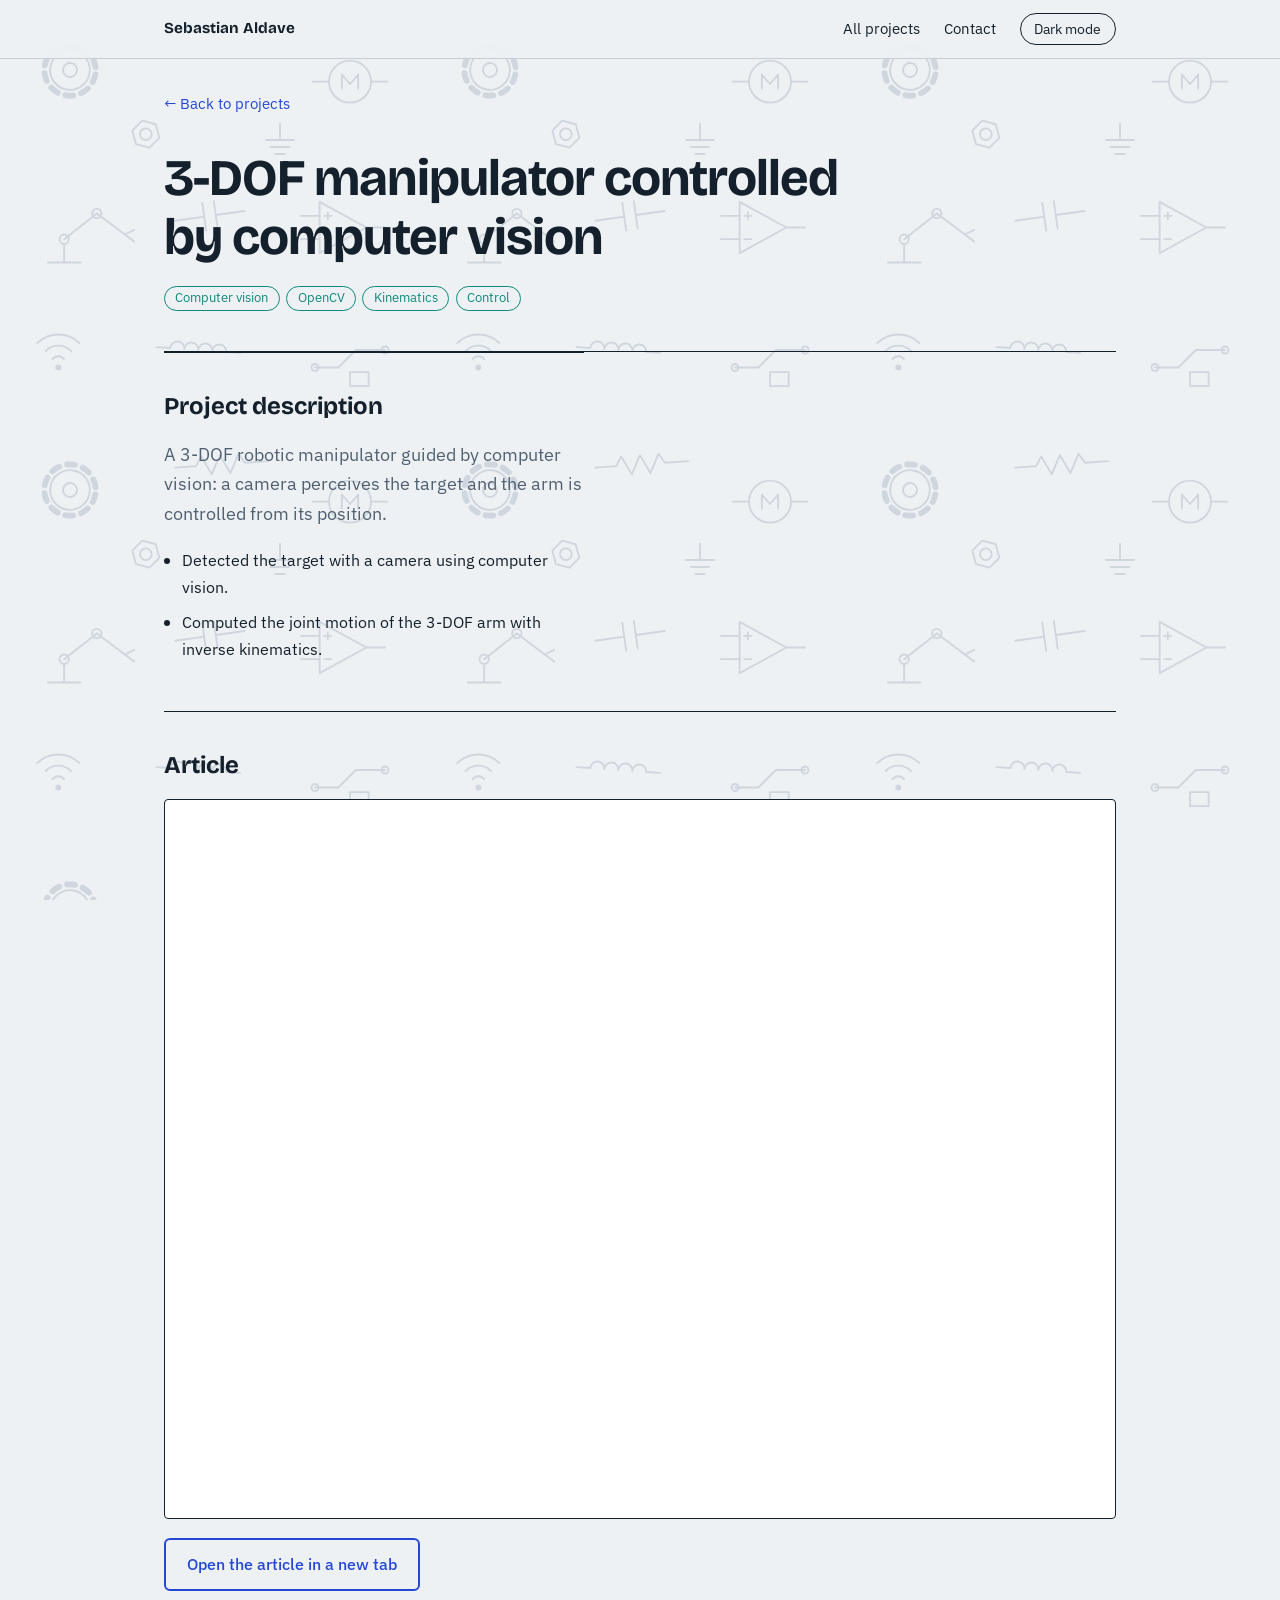
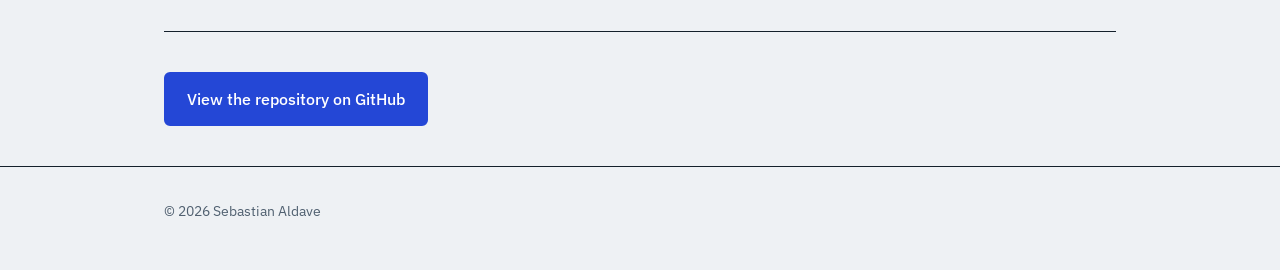
<file: projects/vision-controlled-3dof-manipulator.html>
<!DOCTYPE html>
<html lang="en">
<head>
<meta charset="UTF-8">
<meta name="viewport" content="width=device-width, initial-scale=1">
<title>3-DOF manipulator controlled by computer vision | Sebastian Aldave</title>
<meta name="description" content="A 3-DOF robotic manipulator guided by computer vision: a camera perceives the target and the arm is controlled from its position.">
<link rel="preconnect" href="https://fonts.googleapis.com">
<link rel="preconnect" href="https://fonts.gstatic.com" crossorigin>
<link href="https://fonts.googleapis.com/css2?family=Bricolage+Grotesque:wght@500;700&family=IBM+Plex+Sans:wght@400;500&display=swap" rel="stylesheet">
<script>try{var t=localStorage.getItem("theme");if(t)document.documentElement.setAttribute("data-theme",t)}catch(e){}</script>
<link rel="stylesheet" href="page.css">
</head>
<body>
<nav>
  <div class="wrap">
    <a class="brand" href="../index.html">Sebastian Aldave</a>
    <a href="../index.html#projects">All projects</a>
    <a href="../index.html#contact">Contact</a>
    <button class="theme" id="theme" type="button"></button>
  </div>
</nav>

<main class="wrap detail" data-slug="vision-controlled-3dof-manipulator">
  <a class="back" href="../index.html#projects">← Back to projects</a>

  <header class="phead">
    <h1>3-DOF manipulator controlled by computer vision</h1>
    <ul class="ptags"><li>Computer vision</li><li>OpenCV</li><li>Kinematics</li><li>Control</li></ul>
  </header>

  <div class="cols" id="cols">
    <section class="desc">
      <h2>Project description</h2>
      <p class="lead">A 3-DOF robotic manipulator guided by computer vision: a camera perceives the target and the arm is controlled from its position.</p>
      <ul class="points">
        <li>Detected the target with a camera using computer vision.</li>
        <li>Computed the joint motion of the 3-DOF arm with inverse kinematics.</li>
      </ul>
    </section>

    <section class="media" id="media" hidden>
      <h2>Media</h2>
      <h3 class="sub" id="photos-h" hidden>Photos</h3>
      <div id="photos"></div>
      <h3 class="sub" id="videos-h" hidden>Videos</h3>
      <!-- To add YouTube videos, write their IDs here separated by commas: data-youtube="ID1,ID2" -->
      <div id="videos" data-youtube=""></div>
    </section>
  </div>

  <section>
    <h2>Article</h2>
    <iframe class="pdf" width="100%" height="800" src="../docs/vision-controlled-3dof-manipulator.pdf#view=FitH" title="Article: 3-DOF manipulator controlled by computer vision"></iframe>
    <a class="btn alt" data-check href="../docs/vision-controlled-3dof-manipulator.pdf" target="_blank" rel="noopener">Open the article in a new tab</a>
  </section>

  <section>
    <a class="btn main" href="https://github.com/sebastian-aldave/vision-controlled-3dof-manipulator" target="_blank" rel="noopener">View the repository on GitHub</a>
  </section>
</main>

<footer>
  <div class="wrap">© 2026 Sebastian Aldave</div>
</footer>
<script src="page.js"></script>
</body>
</html>
</file>
<file: projects/page.css>
:root{
  --paper:#eef1f4; --ink:#14202b; --muted:#506070; --line:#c5cdd6;
  --blue:#2447d6; --blue-hover:#1a37a8; --teal:#0e8a7d; --teal-rgb:14,138,125;
  --surface:#ffffff; --btn-text:#ffffff; --nav-bg:rgba(238,241,244,.92);
  --display:'Bricolage Grotesque','Segoe UI',system-ui,sans-serif;
  --body:'IBM Plex Sans','Segoe UI',system-ui,sans-serif;
  color-scheme:light;
}
@media (prefers-color-scheme:dark){
:root:not([data-theme="light"]){
  --paper:#0f1720; --ink:#e6ebf0; --muted:#97a6b6; --line:#243140;
  --blue:#7b9bff; --blue-hover:#a1b6ff; --teal:#3ec9b8; --teal-rgb:62,201,184;
  --surface:#16212c; --btn-text:#0f1720; --nav-bg:rgba(15,23,32,.92);
  color-scheme:dark;
}
}
:root[data-theme="dark"]{
  --paper:#0f1720; --ink:#e6ebf0; --muted:#97a6b6; --line:#243140;
  --blue:#7b9bff; --blue-hover:#a1b6ff; --teal:#3ec9b8; --teal-rgb:62,201,184;
  --surface:#16212c; --btn-text:#0f1720; --nav-bg:rgba(15,23,32,.92);
  color-scheme:dark;
}
*{box-sizing:border-box;margin:0;padding:0}
html{scroll-behavior:smooth}
body{font-family:var(--body);background:var(--paper);color:var(--ink);line-height:1.65;font-size:1.02rem;}
body::before{content:"";position:fixed;inset:0;z-index:-1;pointer-events:none;background:var(--line);opacity:.75;
  -webkit-mask:url("data:image/svg+xml,%3Csvg xmlns=%22http://www.w3.org/2000/svg%22 viewBox=%220 0 360 360%22 fill=%22none%22 stroke=%22black%22 stroke-width=%221.6%22 stroke-linecap=%22round%22 stroke-linejoin=%22round%22%3E%3Cg transform=%22translate%2860 60%29 rotate%2810%29%22%3E%3Ccircle r=%2217%22/%3E%3Ccircle r=%226%22/%3E%3Ccircle r=%2222%22 stroke-width=%225%22 stroke-dasharray=%226.9 6.9%22/%3E%3C/g%3E%3Cg transform=%22translate%28190 38%29 rotate%28-4%29%22%3E%3Cpath d=%22M-40 0H-22L-17 -8L-9 8L-1 -8L7 8L15 -8L20 0H40%22/%3E%3C/g%3E%3Cg transform=%22translate%28300 70%29%22%3E%3Ccircle r=%2218%22/%3E%3Cpath d=%22M-7 6V-6L0 2L7 -6V6M18 0H32M-18 0H-32%22/%3E%3C/g%3E%3Cg transform=%22translate%28125 115%29 rotate%2815%29%22%3E%3Cpath d=%22M12 0L6 10.4L-6 10.4L-12 0L-6 -10.4L6 -10.4Z%22/%3E%3Ccircle r=%225%22/%3E%3C/g%3E%3Cg transform=%22translate%28240 120%29%22%3E%3Cpath d=%22M0 -14V0M-12 0H12M-8 6H8M-4 12H4%22/%3E%3C/g%3E%3Cg transform=%22translate%2855 205%29%22%3E%3Cpath d=%22M-14 20H14M0 20V4%22/%3E%3Ccircle r=%224%22 cy=%220%22/%3E%3Cpath d=%22M0 0L28 -22%22/%3E%3Ccircle cx=%2228%22 cy=%22-22%22 r=%224%22/%3E%3Cpath d=%22M28 -22L52 -4M52 -4L60 -8M52 -4L60 2%22/%3E%3C/g%3E%3Cg transform=%22translate%28180 185%29 rotate%28-8%29%22%3E%3Cpath d=%22M-30 0H-5M-5 -12V12M5 -12V12M5 0H30%22/%3E%3C/g%3E%3Cg transform=%22translate%28292 195%29%22%3E%3Cpath d=%22M-18 -22L22 0L-18 22ZM-34 -10H-18M-34 10H-18M22 0H38M-14 -10H-8M-11 -13V-7M-14 10H-8%22/%3E%3C/g%3E%3Cg transform=%22translate%2850 300%29%22%3E%3Cpath d=%22M-18 -6A26 26 0 0 1 18 -6M-11 1A15 15 0 0 1 11 1M-5 8A6 6 0 0 1 5 8%22/%3E%3Ccircle cy=%2215%22 r=%221.8%22 fill=%22black%22/%3E%3C/g%3E%3Cg transform=%22translate%28170 300%29 rotate%284%29%22%3E%3Cpath d=%22M-36 0H-24a6 6 0 0 1 12 0a6 6 0 0 1 12 0a6 6 0 0 1 12 0a6 6 0 0 1 12 0H36%22/%3E%3C/g%3E%3Cg transform=%22translate%28300 305%29%22%3E%3Cpath d=%22M-30 10H-10L5 -5H30%22/%3E%3Ccircle cx=%22-30%22 cy=%2210%22 r=%223%22/%3E%3Ccircle cx=%2230%22 cy=%22-5%22 r=%223%22/%3E%3Cpath d=%22M0 14H16V26H0Z%22/%3E%3C/g%3E%3C/svg%3E") 0 0/420px 420px repeat;mask:url("data:image/svg+xml,%3Csvg xmlns=%22http://www.w3.org/2000/svg%22 viewBox=%220 0 360 360%22 fill=%22none%22 stroke=%22black%22 stroke-width=%221.6%22 stroke-linecap=%22round%22 stroke-linejoin=%22round%22%3E%3Cg transform=%22translate%2860 60%29 rotate%2810%29%22%3E%3Ccircle r=%2217%22/%3E%3Ccircle r=%226%22/%3E%3Ccircle r=%2222%22 stroke-width=%225%22 stroke-dasharray=%226.9 6.9%22/%3E%3C/g%3E%3Cg transform=%22translate%28190 38%29 rotate%28-4%29%22%3E%3Cpath d=%22M-40 0H-22L-17 -8L-9 8L-1 -8L7 8L15 -8L20 0H40%22/%3E%3C/g%3E%3Cg transform=%22translate%28300 70%29%22%3E%3Ccircle r=%2218%22/%3E%3Cpath d=%22M-7 6V-6L0 2L7 -6V6M18 0H32M-18 0H-32%22/%3E%3C/g%3E%3Cg transform=%22translate%28125 115%29 rotate%2815%29%22%3E%3Cpath d=%22M12 0L6 10.4L-6 10.4L-12 0L-6 -10.4L6 -10.4Z%22/%3E%3Ccircle r=%225%22/%3E%3C/g%3E%3Cg transform=%22translate%28240 120%29%22%3E%3Cpath d=%22M0 -14V0M-12 0H12M-8 6H8M-4 12H4%22/%3E%3C/g%3E%3Cg transform=%22translate%2855 205%29%22%3E%3Cpath d=%22M-14 20H14M0 20V4%22/%3E%3Ccircle r=%224%22 cy=%220%22/%3E%3Cpath d=%22M0 0L28 -22%22/%3E%3Ccircle cx=%2228%22 cy=%22-22%22 r=%224%22/%3E%3Cpath d=%22M28 -22L52 -4M52 -4L60 -8M52 -4L60 2%22/%3E%3C/g%3E%3Cg transform=%22translate%28180 185%29 rotate%28-8%29%22%3E%3Cpath d=%22M-30 0H-5M-5 -12V12M5 -12V12M5 0H30%22/%3E%3C/g%3E%3Cg transform=%22translate%28292 195%29%22%3E%3Cpath d=%22M-18 -22L22 0L-18 22ZM-34 -10H-18M-34 10H-18M22 0H38M-14 -10H-8M-11 -13V-7M-14 10H-8%22/%3E%3C/g%3E%3Cg transform=%22translate%2850 300%29%22%3E%3Cpath d=%22M-18 -6A26 26 0 0 1 18 -6M-11 1A15 15 0 0 1 11 1M-5 8A6 6 0 0 1 5 8%22/%3E%3Ccircle cy=%2215%22 r=%221.8%22 fill=%22black%22/%3E%3C/g%3E%3Cg transform=%22translate%28170 300%29 rotate%284%29%22%3E%3Cpath d=%22M-36 0H-24a6 6 0 0 1 12 0a6 6 0 0 1 12 0a6 6 0 0 1 12 0a6 6 0 0 1 12 0H36%22/%3E%3C/g%3E%3Cg transform=%22translate%28300 305%29%22%3E%3Cpath d=%22M-30 10H-10L5 -5H30%22/%3E%3Ccircle cx=%22-30%22 cy=%2210%22 r=%223%22/%3E%3Ccircle cx=%2230%22 cy=%22-5%22 r=%223%22/%3E%3Cpath d=%22M0 14H16V26H0Z%22/%3E%3C/g%3E%3C/svg%3E") 0 0/420px 420px repeat}
a{color:var(--blue)}
a:focus-visible,button:focus-visible,.proj:focus-visible{outline:3px solid var(--blue);outline-offset:3px}
.wrap{max-width:1000px;margin:0 auto;padding:0 1.5rem}
nav{position:sticky;top:0;z-index:5;background:var(--nav-bg);backdrop-filter:blur(6px);border-bottom:1px solid var(--line)}
nav .wrap{display:flex;gap:1.5rem;align-items:center;padding-top:.8rem;padding-bottom:.8rem;flex-wrap:wrap}
nav strong{font-family:var(--display);margin-right:auto}
nav a{text-decoration:none;color:var(--ink);font-size:.95rem}
nav a:hover{color:var(--blue)}
.theme{font:inherit;font-size:.9rem;color:var(--ink);background:transparent;border:1px solid var(--ink);border-radius:99px;padding:.2rem .85rem;cursor:pointer}
.theme:hover{border-color:var(--blue);color:var(--blue)}
h1,h2,h3{font-family:var(--display);line-height:1.15}
h1{font-size:clamp(2.6rem,7vw,4.6rem);letter-spacing:-.02em}
h2{font-size:1.9rem;margin-bottom:2rem}
h3{font-size:1.2rem}

/* Hero */
.hero{display:grid;grid-template-columns:1.2fr .8fr;gap:3rem;align-items:center;min-height:82vh;padding:3rem 0}
.photo{width:100%;max-width:400px;aspect-ratio:1;object-fit:cover;border-radius:50%;border:2px solid var(--ink);justify-self:end}
.hero .role{font-family:var(--display);font-size:1.3rem;color:var(--blue);margin:.6rem 0 1.2rem}
.hero p{max-width:34rem;color:var(--muted)}
.hero p strong{color:var(--ink);font-weight:500}
.actions{display:flex;gap:.8rem;flex-wrap:wrap;margin-top:1.8rem}
.btn{display:inline-block;padding:.7rem 1.3rem;border-radius:6px;text-decoration:none;font-weight:500;border:2px solid var(--blue);transition:background .2s,color .2s}
.btn.main{background:var(--blue);color:var(--btn-text)}
.btn.main:hover{background:var(--blue-hover);border-color:var(--blue-hover)}
.btn.alt{color:var(--blue)}
.btn.alt:hover{background:var(--blue);color:var(--btn-text)}

/* Sections */
section{padding:3.5rem 0;border-top:1px solid var(--ink)}

/* Project previews */
.projects{display:grid;grid-template-columns:repeat(2,1fr);gap:2rem}
.proj{display:block;color:inherit;text-decoration:none}
.thumb{position:relative;aspect-ratio:16/10;overflow:hidden;border:1px solid var(--ink);border-radius:4px;
  background:linear-gradient(135deg,#2447d6 0%,#0e8a7d 100%)}
.thumb img{position:absolute;inset:0;width:100%;height:100%;object-fit:cover;display:block}
.thumb .over{position:absolute;inset:0;background:rgba(10,18,28,.86);color:#eef1f4;padding:1.1rem 1.2rem;
  display:flex;flex-direction:column;justify-content:center;gap:.8rem;opacity:0;transition:opacity .25s;overflow:auto}
.proj:hover .over,.proj:focus .over,.proj:focus-within .over{opacity:1}
.over p{font-size:.95rem;line-height:1.55}
.over ul{display:flex;flex-wrap:wrap;gap:.4rem;list-style:none}
.over li{font-size:.78rem;border:1px solid #6fd6c9;color:#6fd6c9;padding:.05rem .55rem;border-radius:99px}
.cap{padding-top:.7rem}
.proj:hover .cap h3,.proj:focus-visible .cap h3{color:var(--blue);text-decoration:underline}
@media (hover:none){.thumb .over{opacity:1;background:rgba(10,18,28,.8)}}

/* About */
.about{max-width:40rem}
footer{border-top:1px solid var(--ink);padding:2rem 0 3rem;color:var(--muted);font-size:.9rem}

@media (max-width:760px){
  .hero{grid-template-columns:1fr;min-height:auto;gap:2rem}
  .photo{order:-1;justify-self:center;max-width:240px}
  .projects{grid-template-columns:1fr}
  }

/* Project pages */
.brand{margin-right:auto;font-family:var(--display);font-weight:700;color:var(--ink)}
.detail [hidden]{display:none}
.back{display:inline-block;margin-top:2rem;text-decoration:none;font-size:.95rem}
.back:hover{text-decoration:underline}
.phead{padding:2rem 0 1rem}
.phead h1{font-size:clamp(2rem,5vw,3.2rem);max-width:46rem}
.pmeta{color:var(--muted);font-size:.92rem;margin-top:.8rem}
.lead{max-width:40rem;color:var(--muted);font-size:1.12rem;margin-top:1rem}
.ptags{display:flex;flex-wrap:wrap;gap:.4rem;list-style:none;margin-top:1.2rem}
.ptags li{font-size:.82rem;border:1px solid var(--teal);color:var(--teal);padding:.05rem .65rem;border-radius:99px}
.detail section{padding:2.5rem 0}
.detail h2{font-size:1.5rem;margin-bottom:1.2rem}
.points{padding-left:1.1rem;max-width:44rem}
.points li{margin-bottom:.5rem}
.detail section p{max-width:40rem;color:var(--muted);margin-bottom:1rem}
.pdf{width:100%;height:80vh;min-height:480px;display:block;margin-bottom:1.2rem;border:1px solid var(--ink);border-radius:4px;background:var(--surface)}
@media (hover:none) and (pointer:coarse){.pdf{display:none}}

/* Two-column layout: description + media */
.cols{display:grid;grid-template-columns:minmax(0,1fr) minmax(0,1.15fr);gap:3rem;align-items:start;border-top:1px solid var(--ink);margin-top:1.5rem}
.cols.solo{grid-template-columns:1fr}
.desc .lead{margin-top:0;max-width:34rem}
.desc .points{margin-top:1.2rem}
.sub{font-family:var(--body);font-size:.88rem;font-weight:500;color:var(--muted);margin:0 0 .5rem}
.media .sub+.carousel{margin-bottom:1.8rem}
.carousel{outline:none}
.carousel:focus-visible{outline:3px solid var(--blue);outline-offset:4px}
.frame{position:relative}
.stage{aspect-ratio:16/10;display:flex;overflow:hidden;background:var(--surface);border:1px solid var(--ink);border-radius:4px}
.vids .stage{aspect-ratio:16/9;background:#000}
.stage img{width:100%;height:100%;object-fit:contain;display:block}
.stage video,.stage iframe{width:100%;height:100%;border:0;display:block;background:#000}
.cnav{position:absolute;top:50%;transform:translateY(-50%);width:2.4rem;height:2.4rem;border-radius:50%;border:1px solid var(--ink);background:var(--paper);color:var(--ink);font-size:1.5rem;line-height:1;cursor:pointer;opacity:.92}
.cnav:hover{border-color:var(--blue);color:var(--blue)}
.cnav.prev{left:.6rem}
.cnav.next{right:.6rem}
.cbar{display:flex;align-items:center;gap:.7rem;flex-wrap:wrap;margin-top:.6rem}
.count{font-size:.85rem;color:var(--muted)}
.thumbs{display:flex;gap:.4rem;flex-wrap:wrap}
.thumbs button{width:56px;height:40px;padding:0;overflow:hidden;cursor:pointer;background:none;border:2px solid transparent;border-radius:3px;opacity:.6}
.thumbs button[aria-current="true"]{border-color:var(--blue);opacity:1}
.thumbs img{width:100%;height:100%;object-fit:cover;display:block}
.single .cnav,.single .thumbs{display:none}
@media (max-width:860px){.cols{grid-template-columns:1fr;gap:1rem}}
</file>
